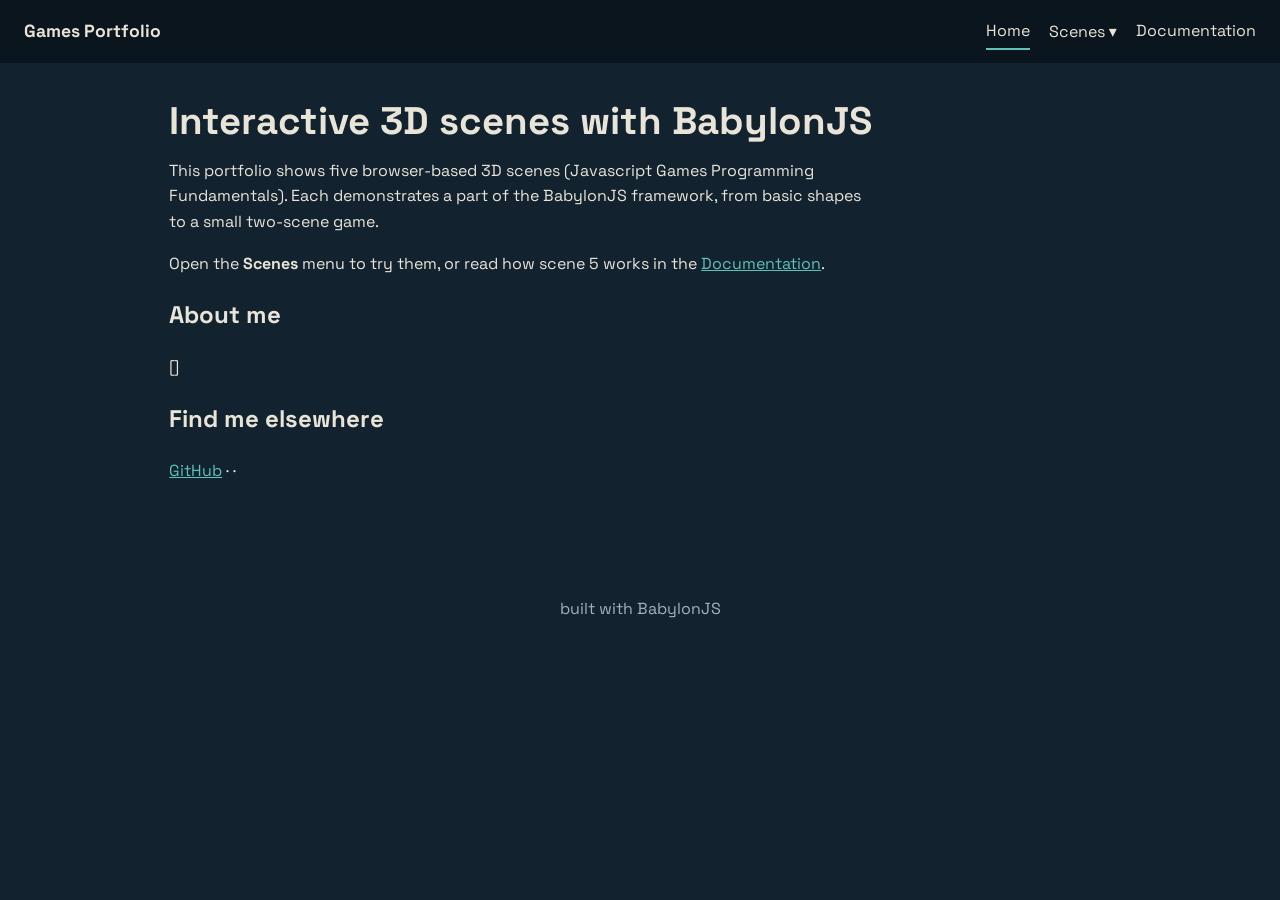
<file: index.html>
<!DOCTYPE html>
<html lang="en">

<head>
    <meta charset="utf-8">
    <meta name="viewport" content="width=device-width, initial-scale=1">
    <title>Games Portfolio</title>
    <link href="https://fonts.googleapis.com/css2?family=Space+Grotesk:wght@400;600;700&display=swap" rel="stylesheet">
    <link rel="stylesheet" href="css/style.css">
</head>

<body>
    <header><b>Games Portfolio</b>
        <nav aria-label="Main">
            <a href="index.html" class="on">Home</a>
            <span class="dd"><a href="scene1.html" tabindex="0">Scenes &#9662;</a>
                <div>
                    <a href="scene1.html">1 · Shapes, light &amp; shadows</a><a href="scene2.html">2 · 3D
                        environment</a><a href="scene3.html">3 · Player &amp; physics</a><a href="scene4.html">4 · GUI
                        &amp; audio</a><a href="scene5.html">5 · Two-scene game</a>
                </div>
            </span>
            <a href="docs.html">Documentation</a>
        </nav>
    </header>
    <main>
        <h1>Interactive 3D scenes with BabylonJS</h1>
        <p>This portfolio shows five browser-based 3D scenes (Javascript Games Programming
            Fundamentals). Each demonstrates a part of the BabylonJS framework, from basic shapes to a small two-scene
            game.</p>
        <p>Open the <b>Scenes</b> menu to try them, or read how scene 5 works in the <a
                href="docs.html">Documentation</a>.</p>
        <h2>About me</h2>
        <p>[]</p>
        <h2>Find me elsewhere</h2>
        <p><a href="https://github.com/markbragincxz" target="_blank" rel="noopener">GitHub</a> · <a href=""
                target="_blank" rel="noopener"></a> · <a href="" target="_blank"
                rel="noopener"></a></p>
    </main>
    <footer> built with BabylonJS</footer>
</body>

</html>
</file>
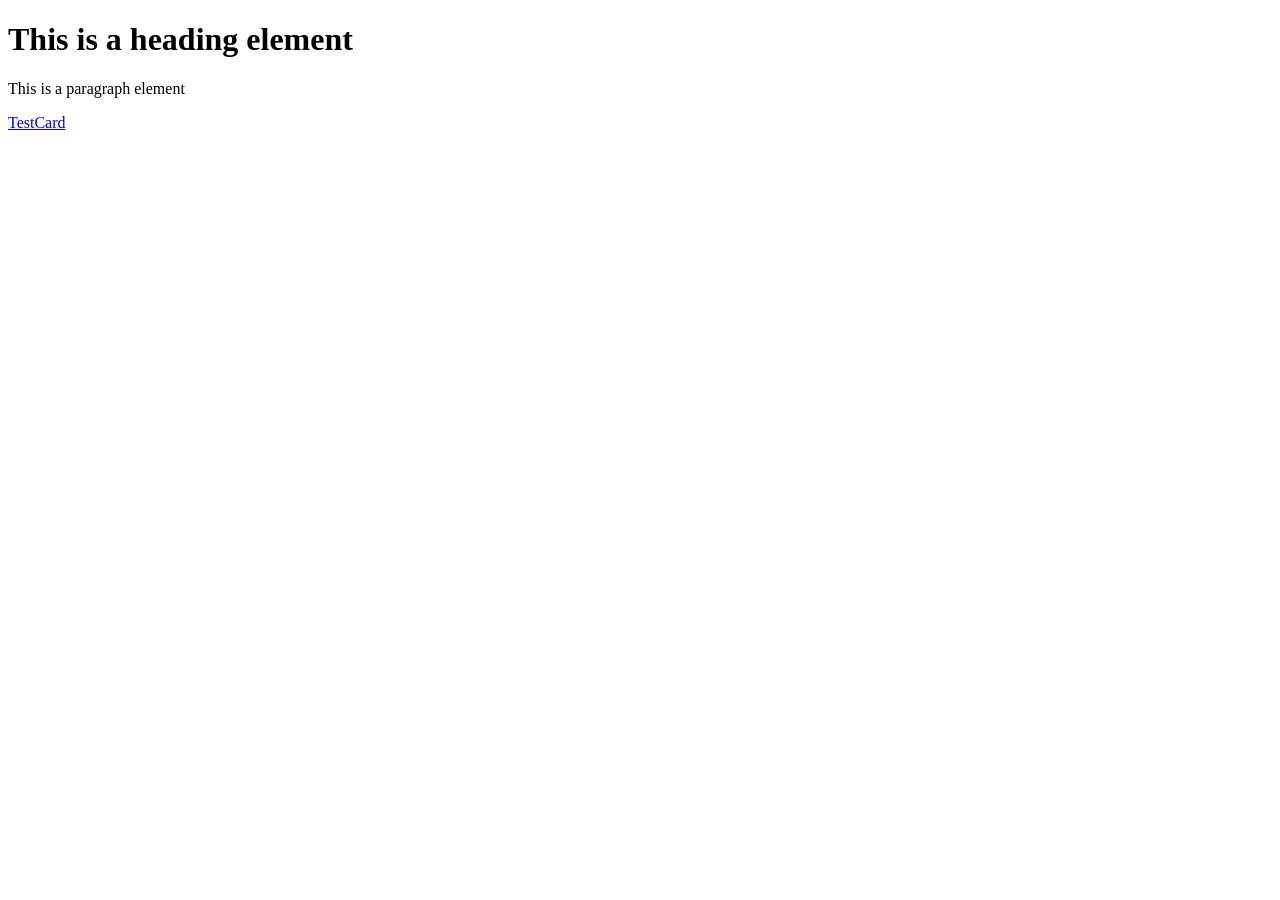
<file: week1/index.html>
<!DOCTYPE html>
<html>
    <head>
        <title>Page Title</title>
    </head>
    <body>
        <h1>This is a heading element</h1>
        <p>This is a paragraph element</p>
        <a href="week1/hello.html">TestCard</a>
    </body>
</html>
</file>
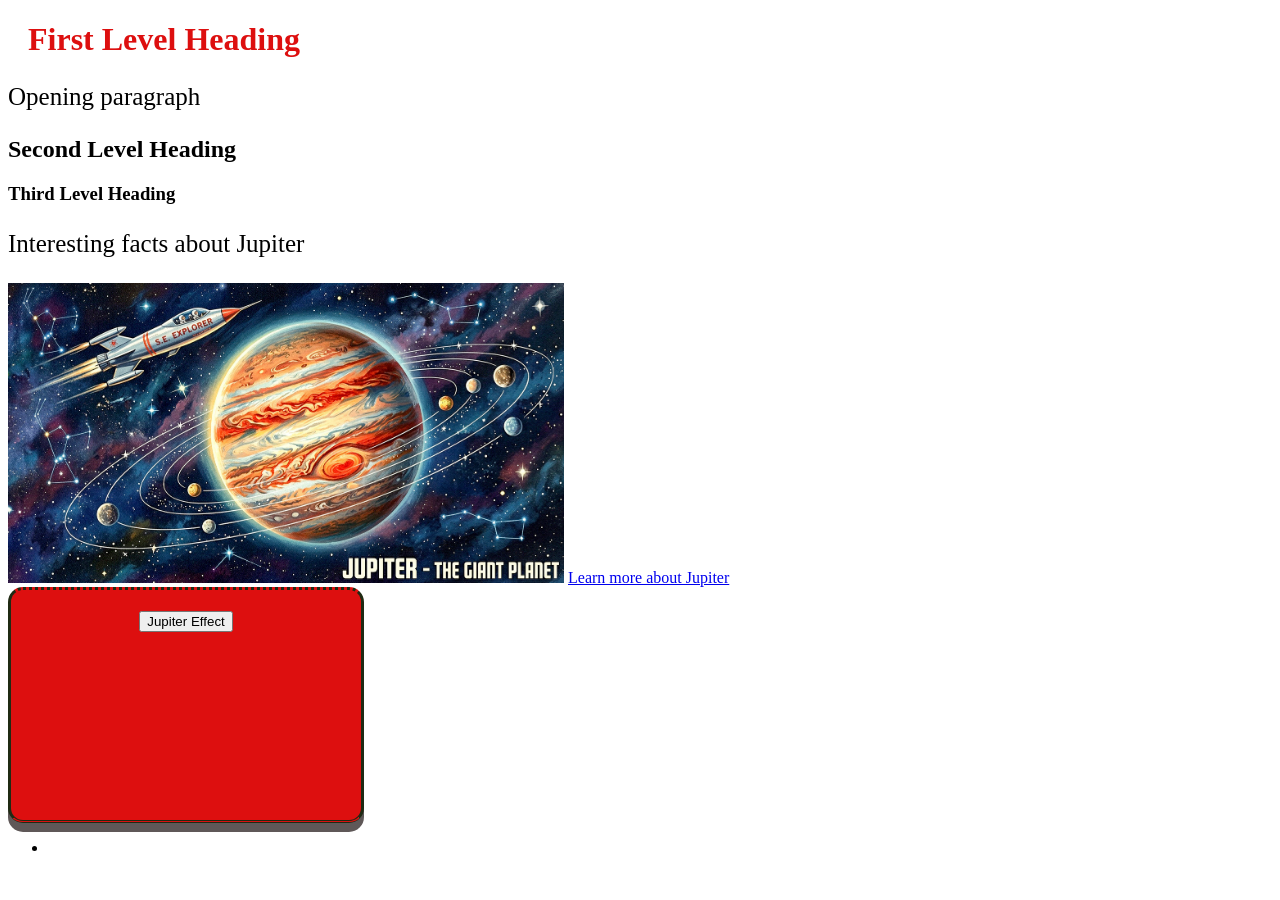
<file: week2/public/index.html>
<!DOCTYPE html>
<html>
    <head>
        <title>Jupiter</title>
        <link rel="stylesheet" type="text/css" href="CSS/style.css">
    </head>
    <body>
        <h1>First Level Heading</h1>
        <p>Opening paragraph</p>
        <h2>Second Level Heading</h2>
        <h3>Third Level Heading</h3>



        <p>Interesting facts about Jupiter</p>

        <img src="assets/jupiterMain.jpg" alt="Jupiter" width="556" height="300">
        <a href="https://en.wikipedia.org/wiki/Jupiter">Learn more about Jupiter</a>
        <br>

        <div class="button">
            <button onclick = "myFunction()">
            Jupiter Effect
            </button>
        </div>

        <ul>
            <li></li>
        </ul>

    </body>
</html>
</file>
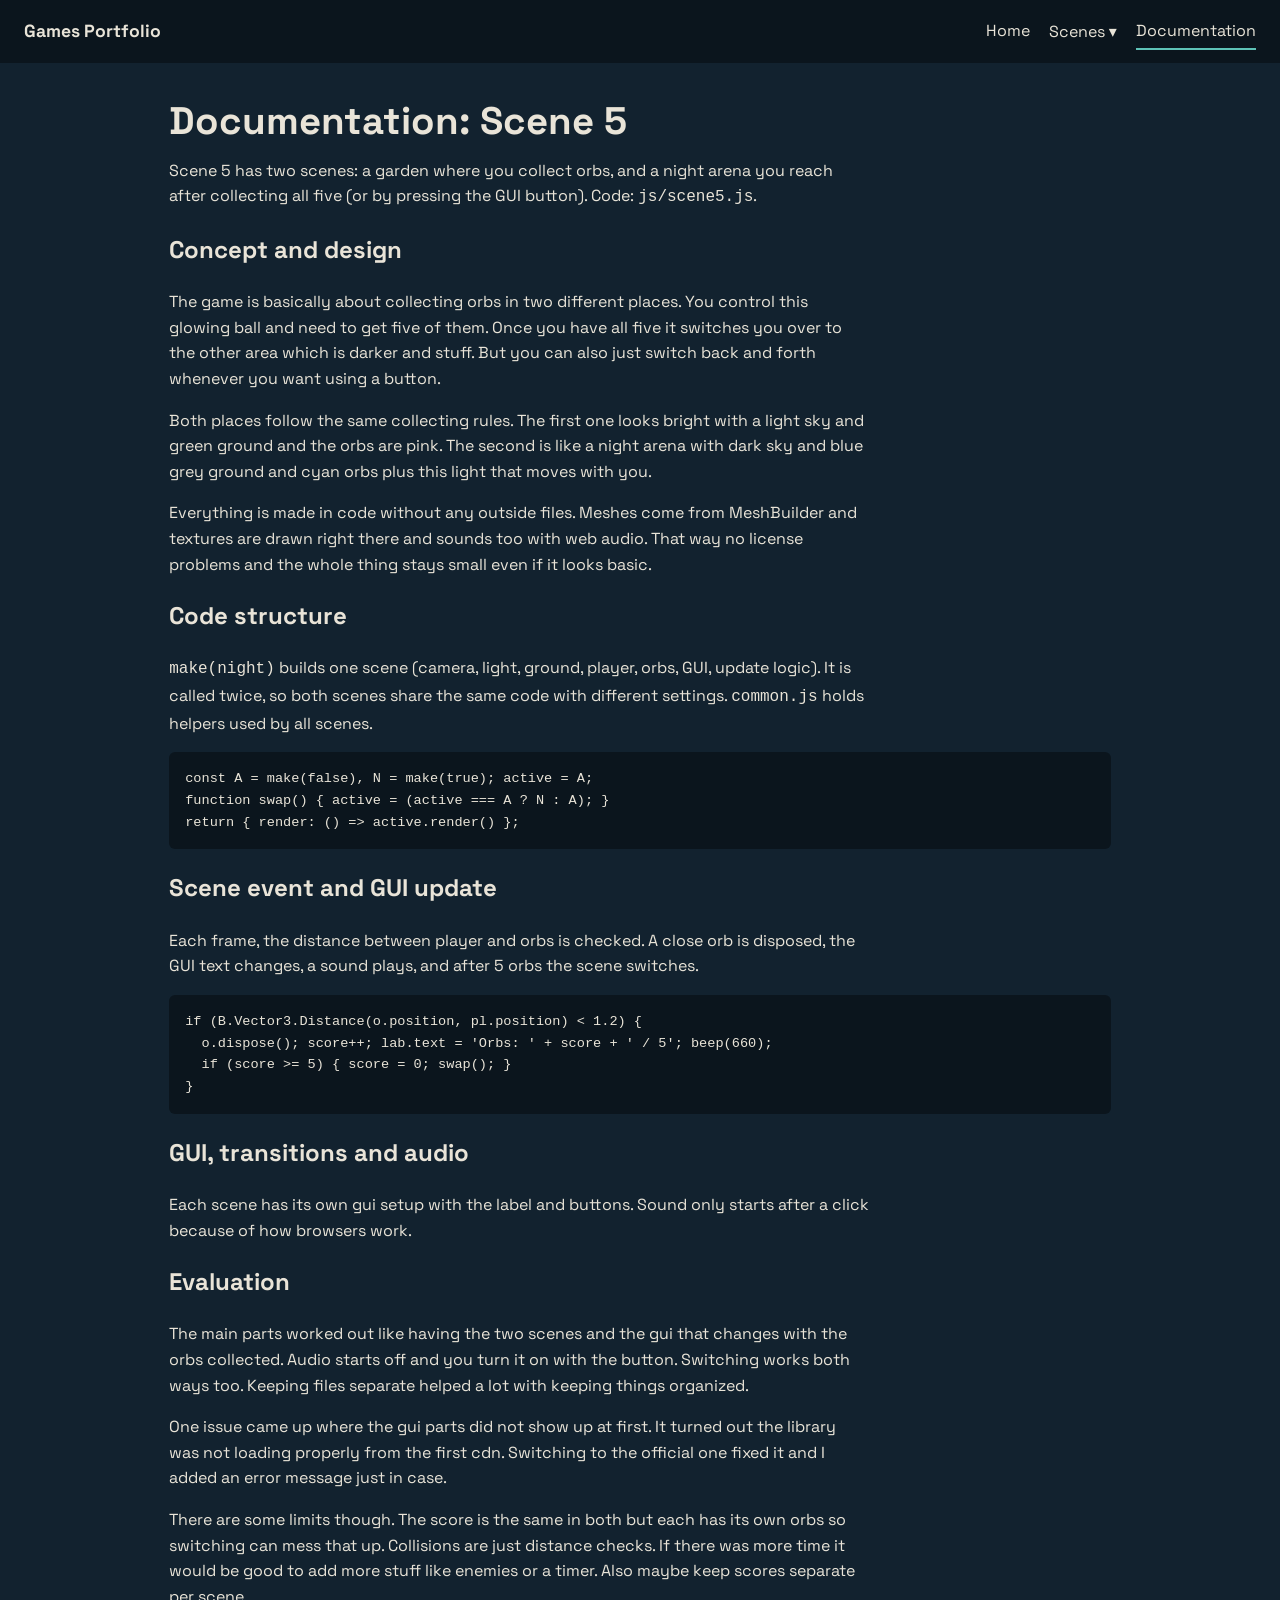
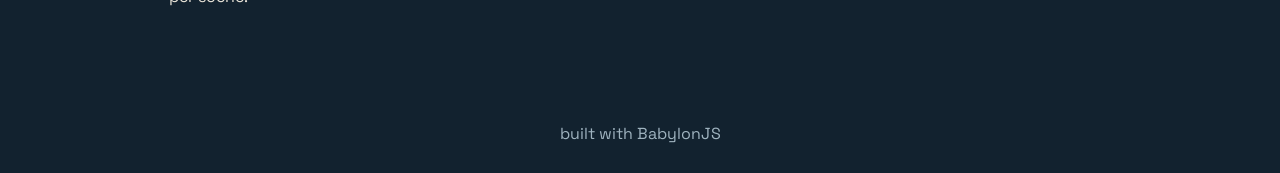
<file: docs.html>
<!DOCTYPE html>
<html lang="en">

<head>
  <meta charset="utf-8">
  <meta name="viewport" content="width=device-width, initial-scale=1">
  <title>Documentation</title>
  <link href="https://fonts.googleapis.com/css2?family=Space+Grotesk:wght@400;600;700&display=swap" rel="stylesheet">
  <link rel="stylesheet" href="css/style.css">
</head>

<body>
  <header><b>Games Portfolio</b>
    <nav aria-label="Main">
      <a href="index.html">Home</a>
      <span class="dd"><a href="scene1.html" tabindex="0">Scenes &#9662;</a>
        <div>
          <a href="scene1.html">1 · Shapes, light &amp; shadows</a><a href="scene2.html">2 · 3D environment</a><a
            href="scene3.html">3 · Player &amp; physics</a><a href="scene4.html">4 · GUI &amp; audio</a><a
            href="scene5.html">5 · Two-scene game</a>
        </div>
      </span>
      <a href="docs.html" class="on">Documentation</a>
    </nav>
  </header>
  <main>
    <h1>Documentation: Scene 5</h1>
    <p>Scene 5 has two scenes: a garden where you collect orbs, and a night arena you reach after collecting all five
      (or by pressing the GUI button). Code: <code>js/scene5.js</code>.</p>
    <h2>Concept and design</h2>
    <p>The game is basically about collecting orbs in two different places. You control this glowing ball and need to
      get five of them. Once you have all five it switches you over to the other area which is darker and stuff. But you
      can also just switch back and forth whenever you want using a button.</p>
    <p>Both places follow the same collecting rules. The first one looks bright with a light sky and green ground and
      the orbs are pink. The second is like a night arena with dark sky and blue grey ground and cyan orbs plus this
      light that moves with you.</p>
    <p>Everything is made in code without any outside files. Meshes come from MeshBuilder and textures are drawn right
      there and sounds too with web audio. That way no license problems and the whole thing stays small even if it looks
      basic.</p>
    <h2>Code structure</h2>
    <p><code>make(night)</code> builds one scene (camera, light, ground, player, orbs, GUI, update logic). It is called
      twice, so both scenes share the same code with different settings. <code>common.js</code> holds helpers used by
      all scenes.</p>
    <pre>const A = make(false), N = make(true); active = A;
function swap() { active = (active === A ? N : A); }
return { render: () =&gt; active.render() };</pre>
    <h2>Scene event and GUI update</h2>
    <p>Each frame, the distance between player and orbs is checked. A close orb is disposed, the GUI text changes, a
      sound plays, and after 5 orbs the scene switches.</p>
    <pre>if (B.Vector3.Distance(o.position, pl.position) &lt; 1.2) {
  o.dispose(); score++; lab.text = 'Orbs: ' + score + ' / 5'; beep(660);
  if (score &gt;= 5) { score = 0; swap(); }
}</pre>
    <h2>GUI, transitions and audio</h2>
    <p>Each scene has its own gui setup with the label and buttons. Sound only starts after a click because of how
      browsers work.</p>
    <h2>Evaluation</h2>
    <p>The main parts worked out like having the two scenes and the gui that changes with the orbs collected. Audio
      starts off and you turn it on with the button. Switching works both ways too. Keeping files separate helped a lot
      with keeping things organized.</p>
    <p>One issue came up where the gui parts did not show up at first. It turned out the library was not loading
      properly from the first cdn. Switching to the official one fixed it and I added an error message just in case.</p>
    <p>There are some limits though. The score is the same in both but each has its own orbs so switching can mess that
      up. Collisions are just distance checks. If there was more time it would be good to add more stuff like enemies or
      a timer. Also maybe keep scores separate per scene.</p>
  </main>
  <footer> built with BabylonJS</footer>
</body>

</html>
</file>
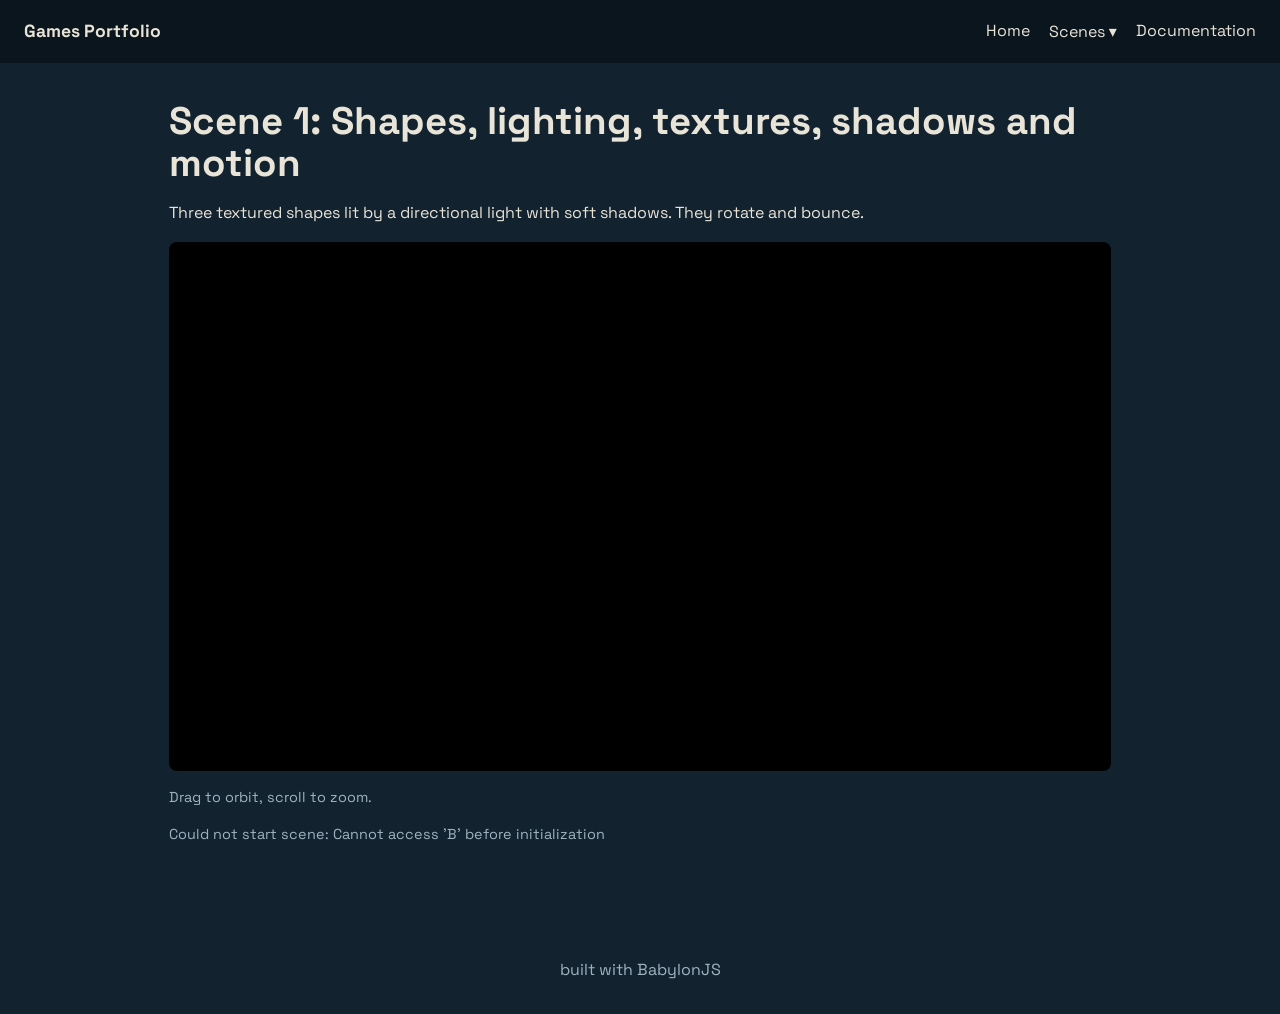
<file: scene1.html>
<!DOCTYPE html>
<html lang="en">

<head>
    <meta charset="utf-8">
    <meta name="viewport" content="width=device-width, initial-scale=1">
    <title>Scene 1: Shapes, lighting, textures, shadows and motion</title>
    <link href="https://fonts.googleapis.com/css2?family=Space+Grotesk:wght@400;600;700&display=swap" rel="stylesheet">
    <link rel="stylesheet" href="css/style.css">
</head>

<body>
    <header><b>Games Portfolio</b>
        <nav aria-label="Main">
            <a href="index.html">Home</a>
            <span class="dd"><a href="scene1.html" tabindex="0">Scenes &#9662;</a>
                <div>
                    <a href="scene1.html">1 · Shapes, light &amp; shadows</a><a href="scene2.html">2 · 3D
                        environment</a><a href="scene3.html">3 · Player &amp; physics</a><a href="scene4.html">4 · GUI
                        &amp; audio</a><a href="scene5.html">5 · Two-scene game</a>
                </div>
            </span>
            <a href="docs.html">Documentation</a>
        </nav>
    </header>
    <main>
        <h1>Scene 1: Shapes, lighting, textures, shadows and motion</h1>
        <p>Three textured shapes lit by a directional light with soft shadows. They rotate and bounce.</p>
        <div class="stage"><canvas id="c" tabindex="0"></canvas></div>
        <p class="hint">Drag to orbit, scroll to zoom.</p>
        <p id="err" class="hint"></p>
    </main>
    <footer> built with BabylonJS</footer>
    <script src="https://cdn.babylonjs.com/babylon.js"></script>
    <script src="https://cdn.babylonjs.com/gui/babylon.gui.min.js"></script>
    <script src="js/common.js"></script>
    <script src="js/scene1.js"></script>
</body>

</html>
</file>
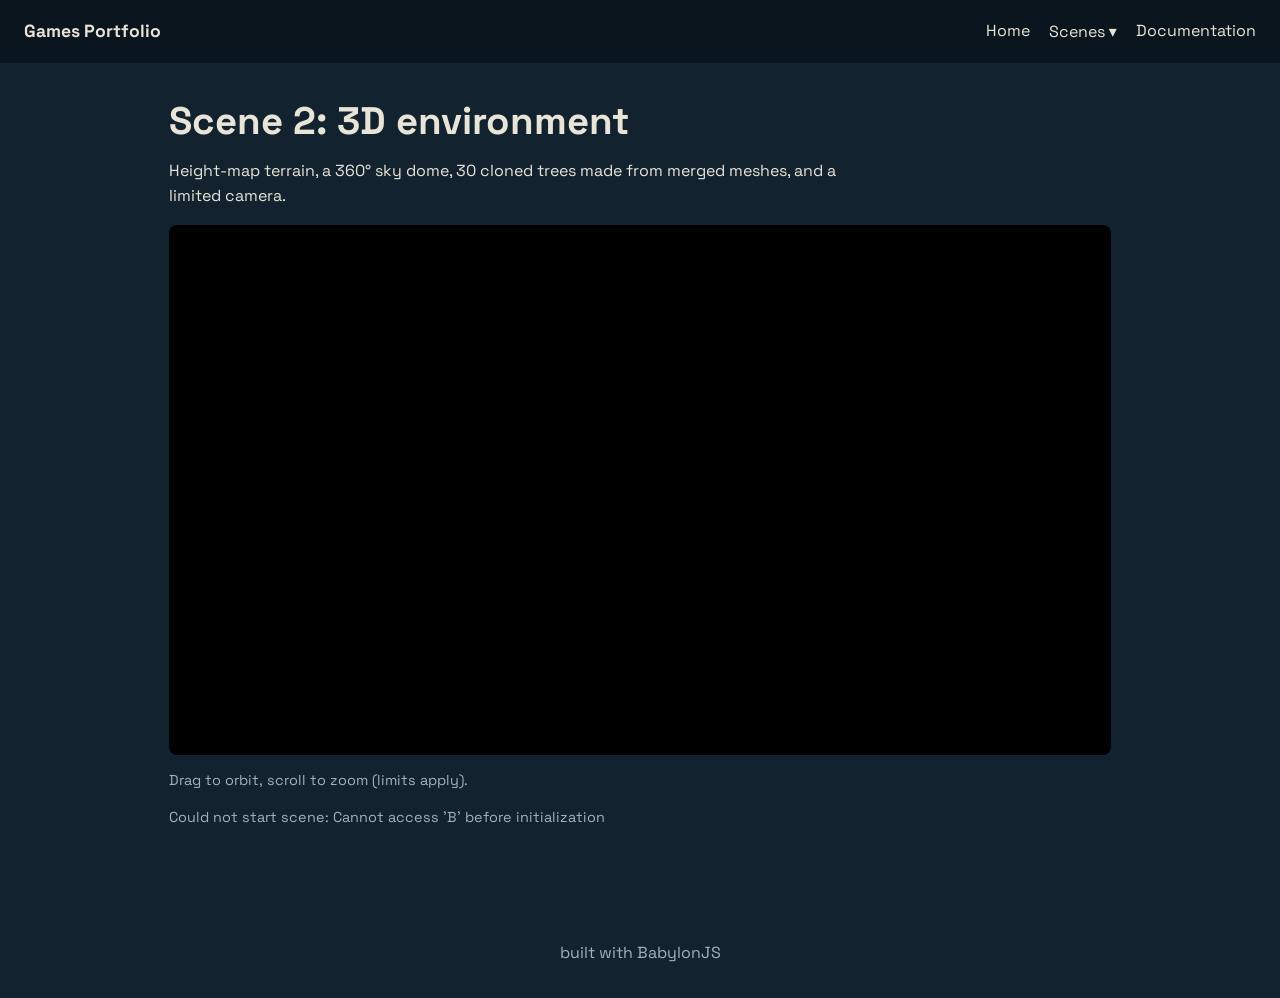
<file: scene2.html>
<!DOCTYPE html>
<html lang="en">

<head>
    <meta charset="utf-8">
    <meta name="viewport" content="width=device-width, initial-scale=1">
    <title>Scene 2: 3D environment</title>
    <link href="https://fonts.googleapis.com/css2?family=Space+Grotesk:wght@400;600;700&display=swap" rel="stylesheet">
    <link rel="stylesheet" href="css/style.css">
</head>

<body>
    <header><b>Games Portfolio</b>
        <nav aria-label="Main">
            <a href="index.html">Home</a>
            <span class="dd"><a href="scene1.html" tabindex="0">Scenes &#9662;</a>
                <div>
                    <a href="scene1.html">1 · Shapes, light &amp; shadows</a><a href="scene2.html">2 · 3D
                        environment</a><a href="scene3.html">3 · Player &amp; physics</a><a href="scene4.html">4 · GUI
                        &amp; audio</a><a href="scene5.html">5 · Two-scene game</a>
                </div>
            </span>
            <a href="docs.html">Documentation</a>
        </nav>
    </header>
    <main>
        <h1>Scene 2: 3D environment</h1>
        <p>Height-map terrain, a 360° sky dome, 30 cloned trees made from merged meshes, and a limited camera.</p>
        <div class="stage"><canvas id="c" tabindex="0"></canvas></div>
        <p class="hint">Drag to orbit, scroll to zoom (limits apply).</p>
        <p id="err" class="hint"></p>
    </main>
    <footer> built with BabylonJS</footer>
    <script src="https://cdn.babylonjs.com/babylon.js"></script>
    <script src="https://cdn.babylonjs.com/gui/babylon.gui.min.js"></script>
    <script src="js/common.js"></script>
    <script src="js/scene2.js"></script>
</body>

</html>
</file>
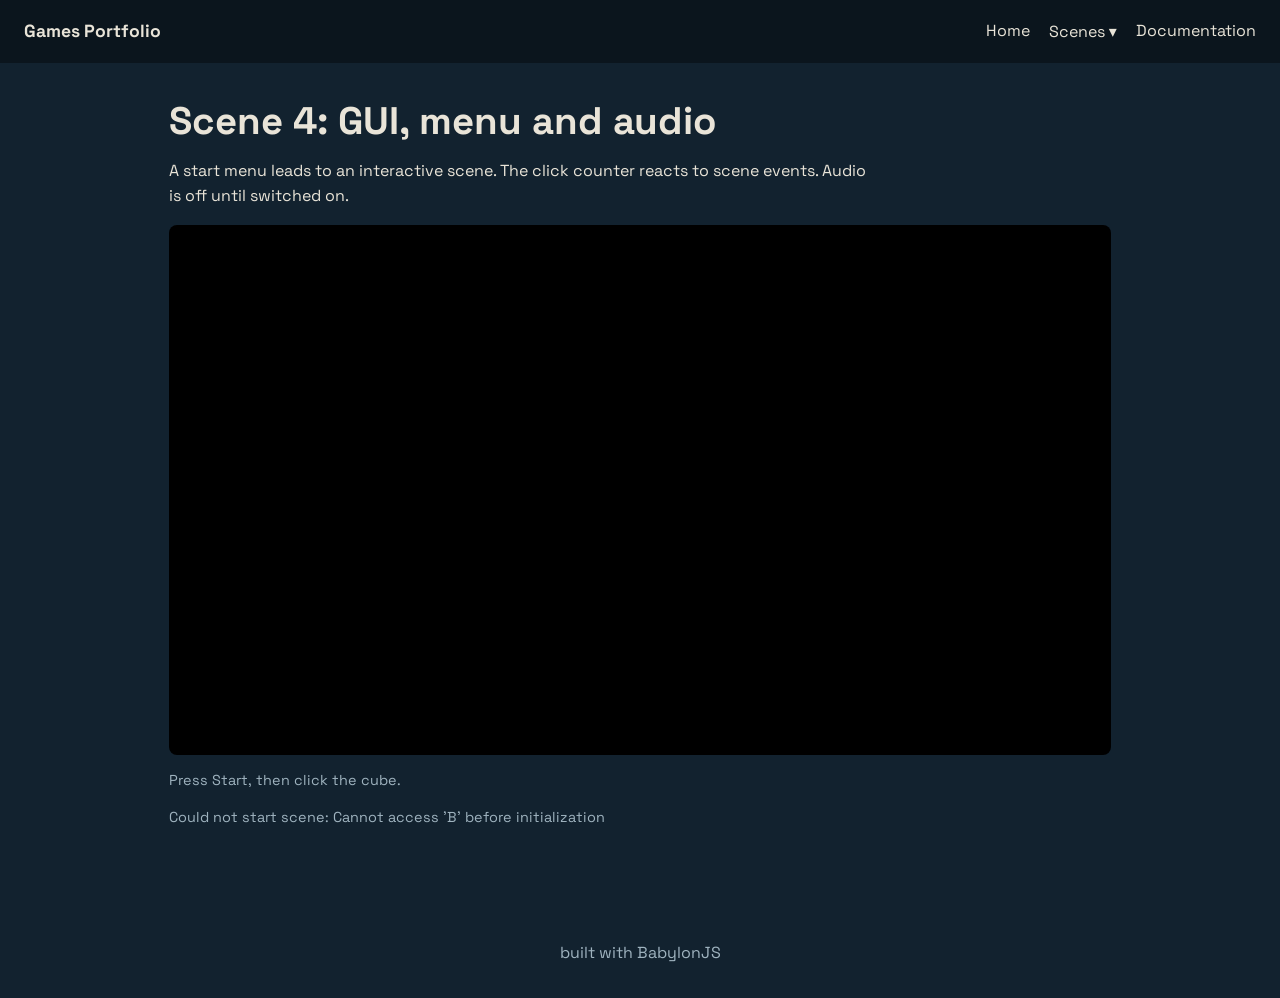
<file: scene4.html>
<!DOCTYPE html>
<html lang="en">

<head>
    <meta charset="utf-8">
    <meta name="viewport" content="width=device-width, initial-scale=1">
    <title>Scene 4: GUI, menu and audio</title>
    <link href="https://fonts.googleapis.com/css2?family=Space+Grotesk:wght@400;600;700&display=swap" rel="stylesheet">
    <link rel="stylesheet" href="css/style.css">
</head>

<body>
    <header><b>Games Portfolio</b>
        <nav aria-label="Main">
            <a href="index.html">Home</a>
            <span class="dd"><a href="scene1.html" tabindex="0">Scenes &#9662;</a>
                <div>
                    <a href="scene1.html">1 · Shapes, light &amp; shadows</a><a href="scene2.html">2 · 3D
                        environment</a><a href="scene3.html">3 · Player &amp; physics</a><a href="scene4.html">4 · GUI
                        &amp; audio</a><a href="scene5.html">5 · Two-scene game</a>
                </div>
            </span>
            <a href="docs.html">Documentation</a>
        </nav>
    </header>
    <main>
        <h1>Scene 4: GUI, menu and audio</h1>
        <p>A start menu leads to an interactive scene. The click counter reacts to scene events. Audio is off until
            switched on.</p>
        <div class="stage"><canvas id="c" tabindex="0"></canvas></div>
        <p class="hint">Press Start, then click the cube.</p>
        <p id="err" class="hint"></p>
    </main>
    <footer> built with BabylonJS</footer>
    <script src="https://cdn.babylonjs.com/babylon.js"></script>
    <script src="https://cdn.babylonjs.com/gui/babylon.gui.min.js"></script>
    <script src="js/common.js"></script>
    <script src="js/scene4.js"></script>
</body>

</html>
</file>
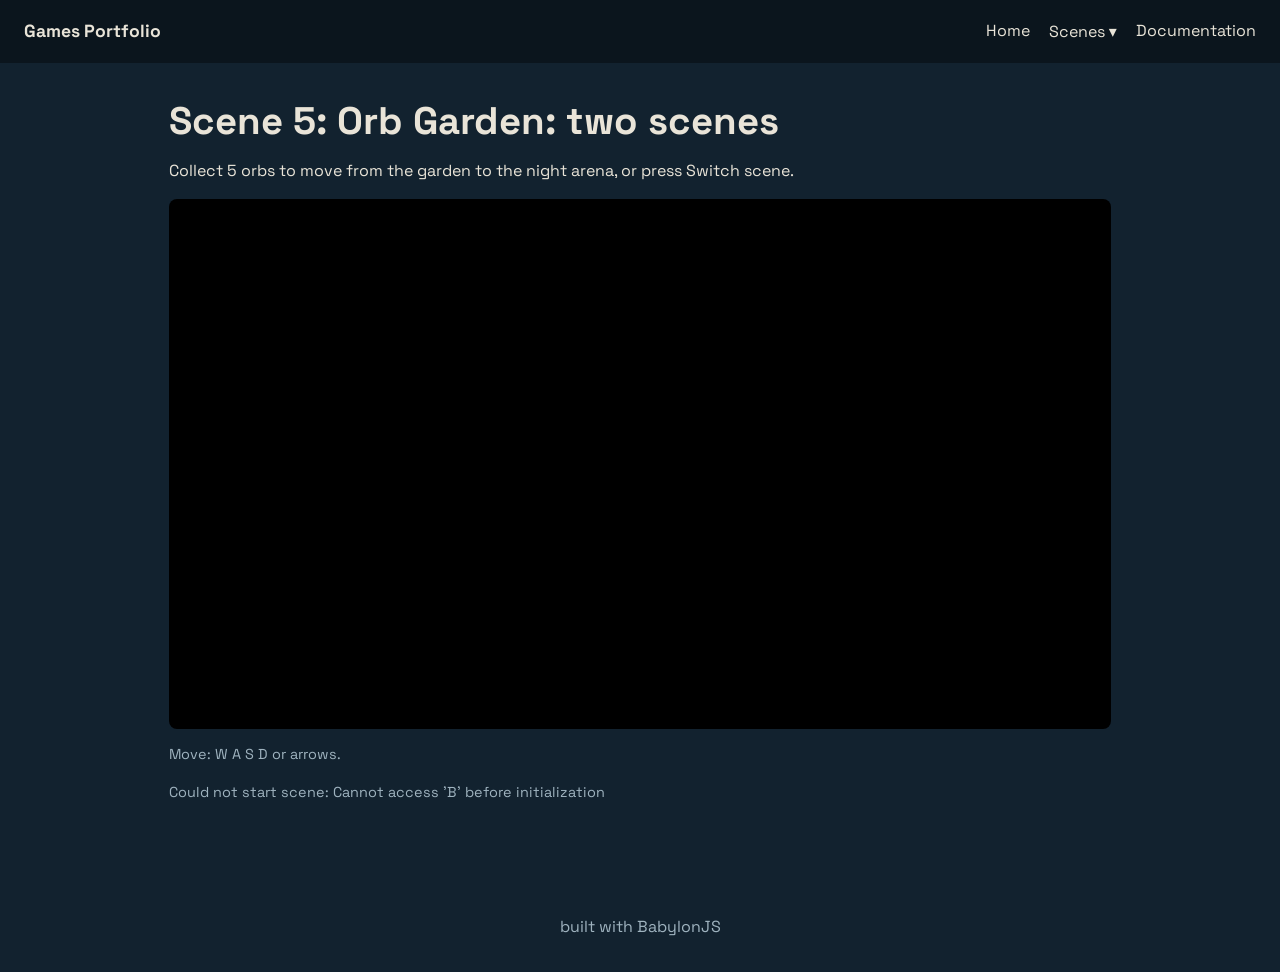
<file: scene5.html>
<!DOCTYPE html>
<html lang="en">

<head>
    <meta charset="utf-8">
    <meta name="viewport" content="width=device-width, initial-scale=1">
    <title>Scene 5: Orb Garden: two scenes</title>
    <link href="https://fonts.googleapis.com/css2?family=Space+Grotesk:wght@400;600;700&display=swap" rel="stylesheet">
    <link rel="stylesheet" href="css/style.css">
</head>

<body>
    <header><b>Games Portfolio</b>
        <nav aria-label="Main">
            <a href="index.html">Home</a>
            <span class="dd"><a href="scene1.html" tabindex="0">Scenes &#9662;</a>
                <div>
                    <a href="scene1.html">1 · Shapes, light &amp; shadows</a><a href="scene2.html">2 · 3D
                        environment</a><a href="scene3.html">3 · Player &amp; physics</a><a href="scene4.html">4 · GUI
                        &amp; audio</a><a href="scene5.html">5 · Two-scene game</a>
                </div>
            </span>
            <a href="docs.html">Documentation</a>
        </nav>
    </header>
    <main>
        <h1>Scene 5: Orb Garden: two scenes</h1>
        <p>Collect 5 orbs to move from the garden to the night arena, or press Switch scene.</p>
        <div class="stage"><canvas id="c" tabindex="0"></canvas></div>
        <p class="hint">Move: W A S D or arrows.</p>
        <p id="err" class="hint"></p>
    </main>
    <footer> built with BabylonJS</footer>
    <script src="https://cdn.babylonjs.com/babylon.js"></script>
    <script src="https://cdn.babylonjs.com/gui/babylon.gui.min.js"></script>
    <script src="js/common.js"></script>
    <script src="js/scene5.js"></script>
</body>

</html>
</file>
<file: css/style.css>
:root{--bg:#12222f;--panel:#1b3243;--ink:#e9e4d8;--mute:#9fb3bf;--acc:#5ec2b7;--code:#0b151d}
*{box-sizing:border-box}
body{margin:0;background:var(--bg);color:var(--ink);font:16px/1.6 'Space Grotesk',system-ui,sans-serif}
header{display:flex;flex-wrap:wrap;align-items:center;gap:1rem;padding:.8rem 1.5rem;background:var(--code);position:sticky;top:0;z-index:5}
header b{font-size:1.1rem;margin-right:auto}
nav{display:flex;gap:1.2rem;align-items:center}
nav a{color:var(--ink);text-decoration:none;padding:.3rem 0;border-bottom:2px solid transparent}
nav a:hover,nav a:focus-visible,nav a.on{border-color:var(--acc);outline:none}
.dd{position:relative}
.dd div{display:none;position:absolute;right:0;top:100%;background:var(--panel);min-width:230px;padding:.4rem;border-radius:6px}
.dd:hover div,.dd:focus-within div{display:block}
.dd div a{display:block;padding:.4rem .6rem;border:0}
.dd div a:hover{background:var(--bg)}
main{max-width:980px;margin:0 auto;padding:2rem 1.2rem 4rem}
h1{font-size:2.4rem;line-height:1.1;margin:.3rem 0 1rem}
p,li{max-width:70ch}
a{color:var(--acc)}
.stage{aspect-ratio:16/9;background:#000;border-radius:8px;overflow:hidden}
canvas{width:100%;height:100%;display:block;outline:none}
.hint{color:var(--mute);font-size:.9rem}
pre{background:var(--code);padding:1rem;border-radius:6px;overflow-x:auto;font-size:.85rem}
footer{text-align:center;color:var(--mute);padding:2rem}
@media (max-width:600px){h1{font-size:1.8rem}.stage{aspect-ratio:4/3}}
</file>
<file: week2/public/CSS/style.css>
h1 {    
    color: #dd0f0f; 
    margin-left: 20px;
}

p { font-size: 25px;}

div.button {
    width: 300px;
    height: 200px;
    border-style: dotted solid double;
    
}


.button {
    display: inline-block;
    padding: 15px 25px;
    font-size: 24px;
    cursor: pointer;
    text-align: center;
    text-decoration: none;
    outline: none;

    background-color: #dd0f0f;
    color: rgb(31, 42, 19);

    border: none;
    border-radius:15px;
    box-shadow: 0 9px #5f5858;
    
}
</file>
